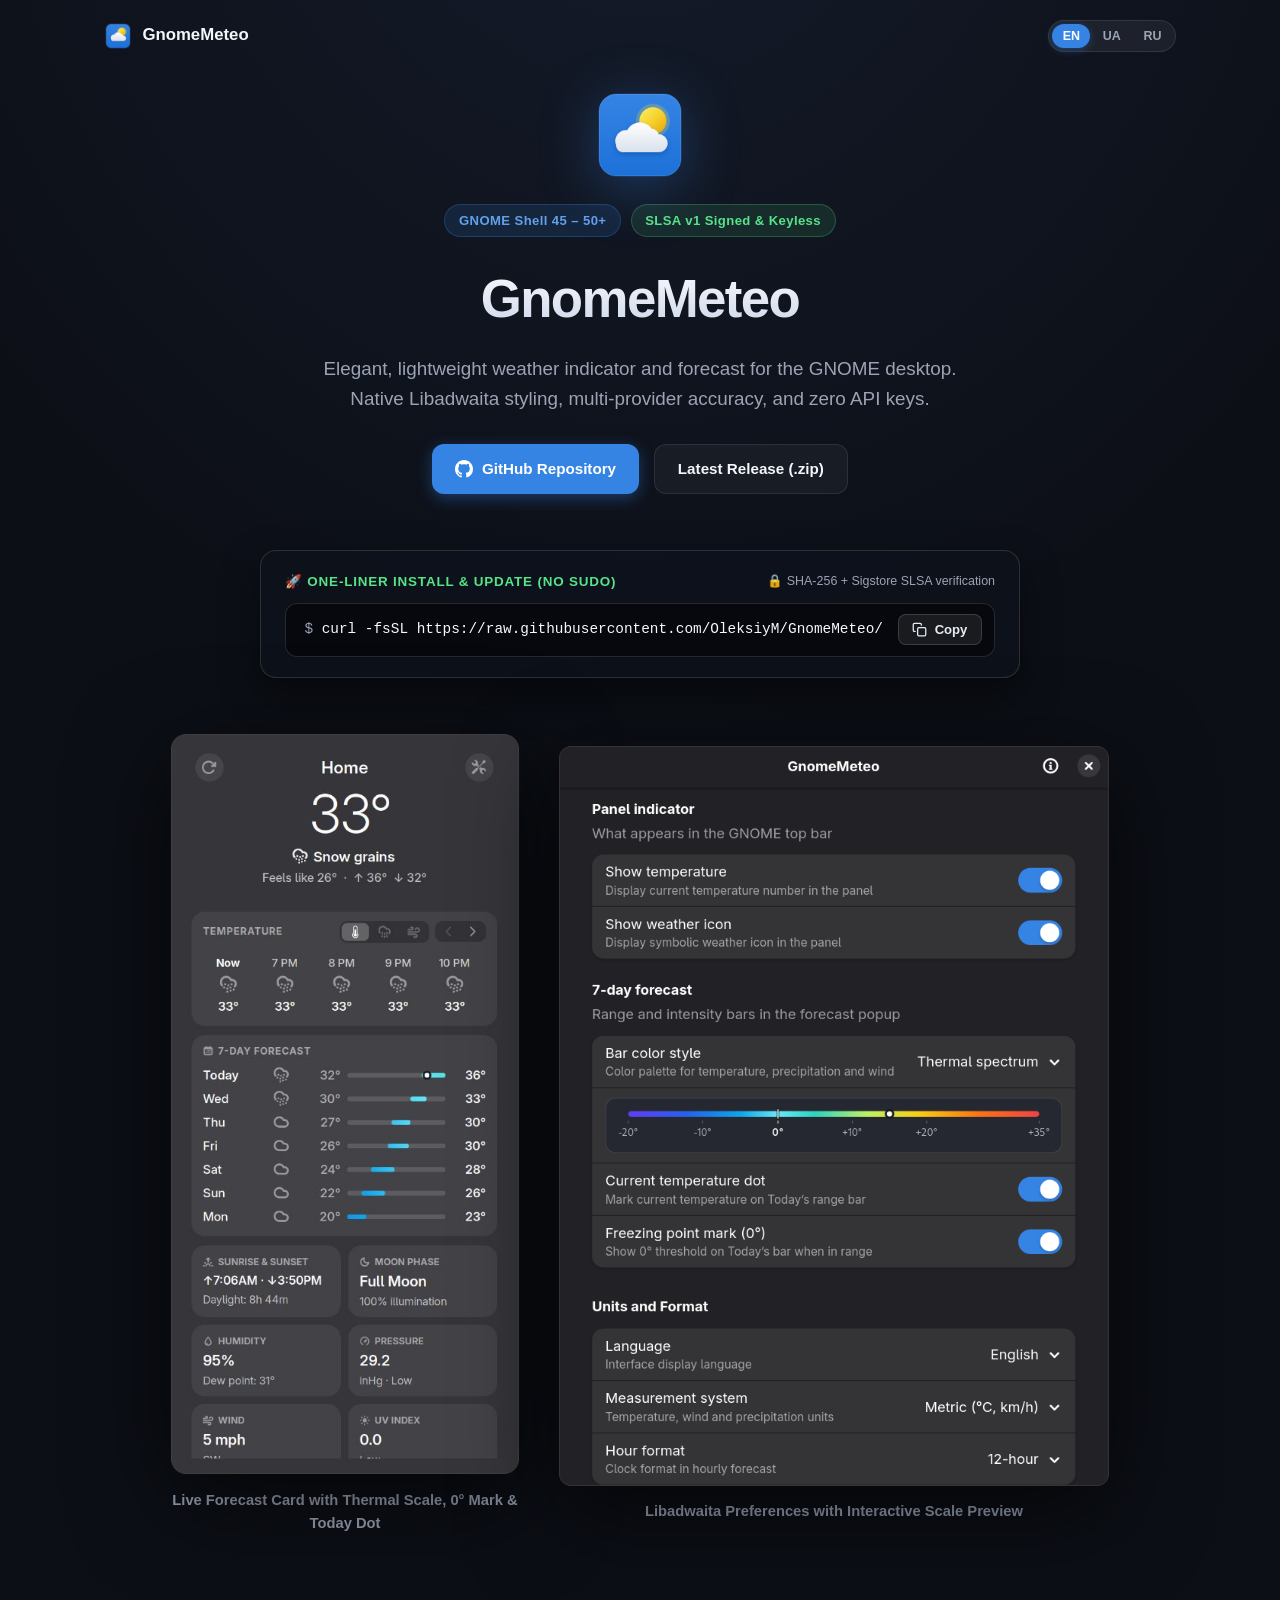
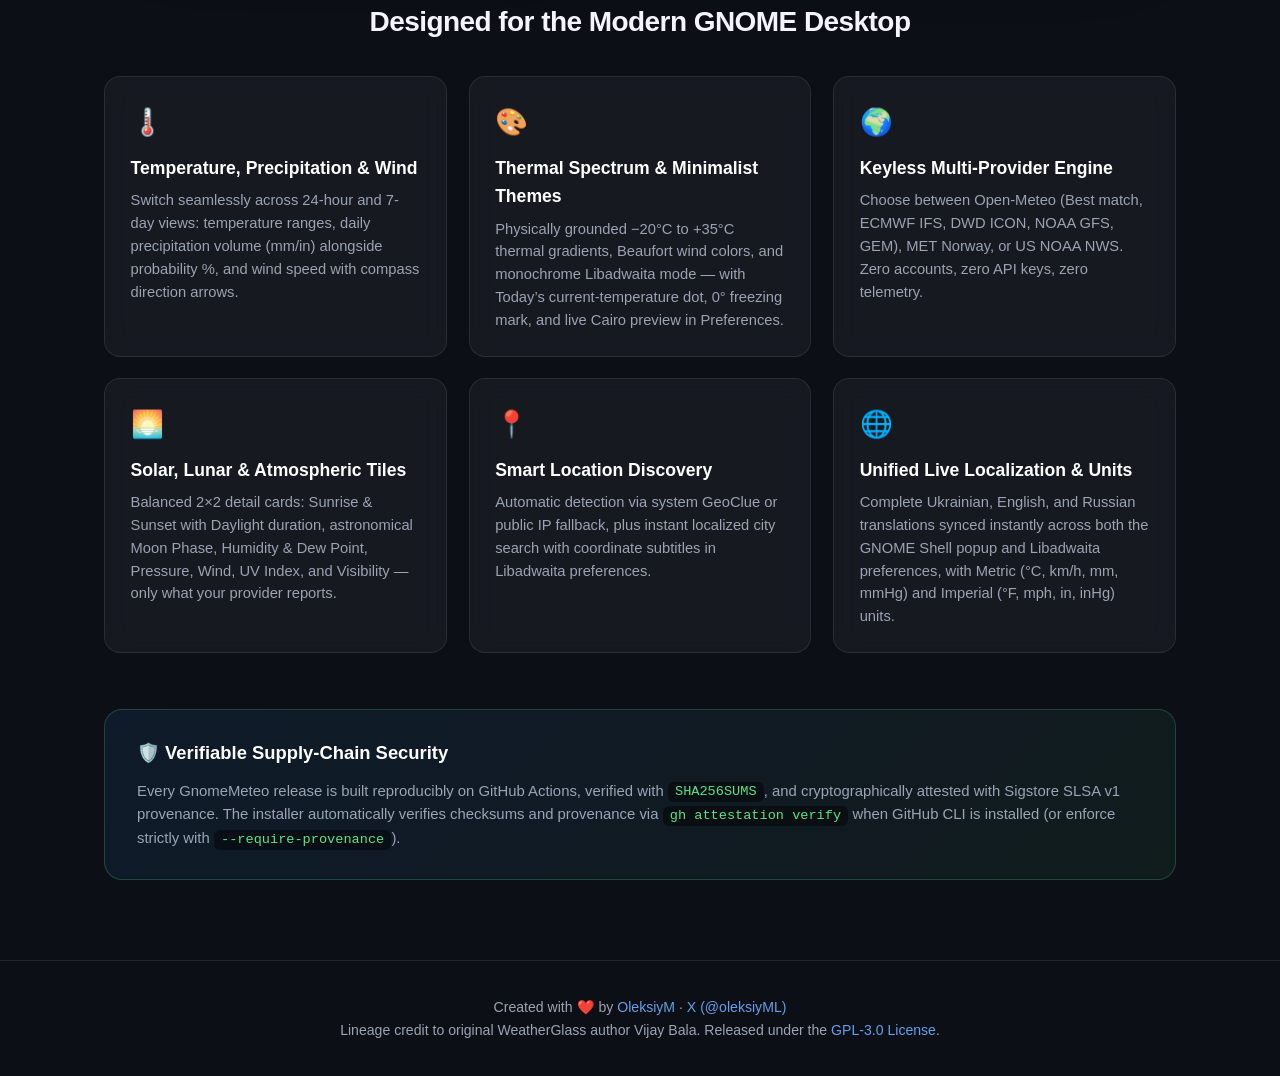
<file: index.html>
<!DOCTYPE html>
<html lang="en">
<head>
  <meta charset="UTF-8">
  <meta name="viewport" content="width=device-width, initial-scale=1.0">
  <title>GnomeMeteo — Native Weather Indicator & Forecast for GNOME Shell</title>
  <meta name="description" content="Elegant, lightweight weather indicator and forecast for GNOME Shell 45–50+ with native Libadwaita styling, keyless multi-provider support, and SLSA v1 supply-chain provenance.">
  <meta property="og:title" content="GnomeMeteo — Weather for GNOME Shell 45–50+">
  <meta property="og:description" content="Native Libadwaita weather indicator and forecast popup with Open-Meteo, MET Norway, and NOAA NWS support.">
  <meta property="og:image" content="https://oleksiym.github.io/GnomeMeteo/screenshots/screenshot-1.png">
  <link rel="icon" type="image/png" href="extension/assets/gnome-meteo-128.png">
  <style>
    :root {
      --bg-top: #151c2c;
      --bg-main: #0c0f16;
      --card-bg: rgba(255, 255, 255, 0.045);
      --card-bg-hover: rgba(255, 255, 255, 0.075);
      --card-border: rgba(255, 255, 255, 0.09);
      --card-border-hover: rgba(255, 255, 255, 0.2);
      --text-main: #f4f6fb;
      --text-muted: #9ba3b4;
      --accent: #3584e4;
      --accent-light: #62a0ea;
      --accent-hover: #1c71d8;
      --green: #57e389;
      --amber: #f8e45c;
    }

    * {
      box-sizing: border-box;
      margin: 0;
      padding: 0;
    }

    body {
      font-family: "Cantarell", "Inter", -apple-system, BlinkMacSystemFont, "Segoe UI", Roboto, sans-serif;
      background: radial-gradient(ellipse 90% 50% at 50% -10%, var(--bg-top) 0%, var(--bg-main) 75%);
      background-color: var(--bg-main);
      color: var(--text-main);
      line-height: 1.6;
      min-height: 100vh;
      display: flex;
      flex-direction: column;
      overflow-x: hidden;
    }

    /* Top Navigation Bar */
    .navbar {
      max-width: 1120px;
      width: 100%;
      margin: 0 auto;
      padding: 1.25rem 1.5rem 0;
      display: flex;
      justify-content: space-between;
      align-items: center;
    }

    .nav-brand {
      display: flex;
      align-items: center;
      gap: 0.65rem;
      font-weight: 700;
      font-size: 1.05rem;
      color: var(--text-main);
      text-decoration: none;
    }

    .nav-brand img {
      width: 28px;
      height: 28px;
    }

    .lang-switcher {
      display: inline-flex;
      background: rgba(255, 255, 255, 0.06);
      border: 1px solid var(--card-border);
      border-radius: 999px;
      padding: 3px;
      gap: 2px;
    }

    .lang-btn {
      background: transparent;
      border: none;
      color: var(--text-muted);
      font-size: 0.78rem;
      font-weight: 700;
      padding: 0.3rem 0.65rem;
      border-radius: 999px;
      cursor: pointer;
      transition: all 0.18s ease;
      font-family: inherit;
    }

    .lang-btn:hover {
      color: var(--text-main);
    }

    .lang-btn.active {
      background: var(--accent);
      color: #ffffff;
      box-shadow: 0 2px 8px rgba(53, 132, 228, 0.35);
    }

    /* Hero Section */
    header {
      padding: 2.2rem 1.5rem 1.5rem;
      text-align: center;
      max-width: 840px;
      margin: 0 auto;
    }

    .badges-row {
      display: flex;
      justify-content: center;
      gap: 0.6rem;
      flex-wrap: wrap;
      margin-bottom: 1.25rem;
    }

    .badge {
      display: inline-flex;
      align-items: center;
      gap: 0.4rem;
      padding: 0.32rem 0.85rem;
      border-radius: 999px;
      background: rgba(53, 132, 228, 0.14);
      color: var(--accent-light);
      font-size: 0.82rem;
      font-weight: 600;
      letter-spacing: 0.03em;
      border: 1px solid rgba(53, 132, 228, 0.28);
    }

    .badge-sec {
      background: rgba(87, 227, 137, 0.11);
      color: var(--green);
      border-color: rgba(87, 227, 137, 0.25);
    }

    .app-logo {
      width: 96px;
      height: 96px;
      margin-bottom: 0.85rem;
      filter: drop-shadow(0 10px 28px rgba(53, 132, 228, 0.35));
    }

    h1 {
      font-size: clamp(2.4rem, 5vw, 3.3rem);
      font-weight: 800;
      letter-spacing: -0.03em;
      margin-bottom: 0.75rem;
      background: linear-gradient(180deg, #ffffff 0%, #c5d1e8 100%);
      -webkit-background-clip: text;
      -webkit-text-fill-color: transparent;
    }

    .subtitle {
      font-size: 1.18rem;
      color: var(--text-muted);
      max-width: 640px;
      margin: 0 auto 1.85rem;
    }

    .cta-buttons {
      display: flex;
      gap: 0.9rem;
      justify-content: center;
      flex-wrap: wrap;
      margin-bottom: 2rem;
    }

    .btn {
      display: inline-flex;
      align-items: center;
      gap: 0.55rem;
      padding: 0.75rem 1.45rem;
      border-radius: 12px;
      font-weight: 600;
      font-size: 0.95rem;
      text-decoration: none;
      transition: all 0.2s ease;
    }

    .btn-primary {
      background: var(--accent);
      color: #ffffff;
      box-shadow: 0 4px 16px rgba(53, 132, 228, 0.38);
    }

    .btn-primary:hover {
      background: var(--accent-hover);
      transform: translateY(-1px);
    }

    .btn-secondary {
      background: var(--card-bg);
      color: var(--text-main);
      border: 1px solid var(--card-border);
    }

    .btn-secondary:hover {
      background: var(--card-bg-hover);
      border-color: var(--card-border-hover);
      transform: translateY(-1px);
    }

    main {
      flex: 1;
      max-width: 1120px;
      margin: 0 auto;
      padding: 0 1.5rem 3.5rem;
      width: 100%;
    }

    /* Install Box */
    .install-box {
      background: rgba(14, 18, 28, 0.72);
      border: 1px solid rgba(255, 255, 255, 0.13);
      border-radius: 16px;
      padding: 1.25rem 1.5rem;
      max-width: 760px;
      margin: 0 auto 3.5rem;
      box-shadow: 0 16px 40px rgba(0, 0, 0, 0.45);
    }

    .install-header {
      display: flex;
      justify-content: space-between;
      align-items: center;
      flex-wrap: wrap;
      gap: 0.5rem;
      margin-bottom: 0.65rem;
    }

    .install-box-title {
      font-size: 0.84rem;
      font-weight: 700;
      text-transform: uppercase;
      letter-spacing: 0.06em;
      color: var(--green);
    }

    .install-verify-tag {
      font-size: 0.78rem;
      color: var(--text-muted);
    }

    .code-block {
      background: #06080d;
      border: 1px solid rgba(255, 255, 255, 0.13);
      border-radius: 12px;
      padding: 0.6rem 0.75rem 0.6rem 1.15rem;
      display: flex;
      align-items: center;
      justify-content: space-between;
      gap: 1rem;
      text-align: left;
      transition: border-color 0.2s ease;
    }

    .code-block:hover {
      border-color: rgba(255, 255, 255, 0.25);
    }

    .code-content {
      font-family: ui-monospace, SFMono-Regular, "JetBrains Mono", Menlo, Consolas, monospace;
      font-size: 0.9rem;
      color: #f6f8fa;
      overflow-x: auto;
      white-space: nowrap;
      flex-grow: 1;
      padding: 0.3rem 0;
      scrollbar-width: thin;
      user-select: all;
    }

    .code-content span.prompt {
      color: var(--text-muted);
      user-select: none;
    }

    .copy-btn {
      display: inline-flex;
      align-items: center;
      gap: 0.45rem;
      background: rgba(255, 255, 255, 0.08);
      border: 1px solid rgba(255, 255, 255, 0.15);
      color: #e6edf3;
      border-radius: 8px;
      padding: 0.45rem 0.85rem;
      font-size: 0.82rem;
      font-weight: 600;
      font-family: inherit;
      cursor: pointer;
      flex-shrink: 0;
      user-select: none;
      transition: all 0.2s ease;
    }

    .copy-btn:hover {
      background: rgba(255, 255, 255, 0.16);
      border-color: rgba(255, 255, 255, 0.3);
      color: #ffffff;
    }

    .copy-btn:active {
      transform: scale(0.96);
    }

    .copy-btn .check-icon {
      display: none;
      color: var(--green);
    }

    .copy-btn.copied {
      background: rgba(87, 227, 137, 0.14);
      border-color: rgba(87, 227, 137, 0.4);
      color: var(--green);
    }

    .copy-btn.copied .copy-icon {
      display: none;
    }

    .copy-btn.copied .check-icon {
      display: inline-block;
    }

    /* Showcase Grid */
    .showcase-grid {
      display: flex;
      justify-content: center;
      align-items: center;
      gap: 2.5rem;
      flex-wrap: wrap;
      margin-bottom: 4rem;
    }

    .showcase-item {
      text-align: center;
    }

    .showcase-item img {
      display: block;
      max-width: 100%;
      height: auto;
      filter: drop-shadow(0 24px 48px rgba(0, 0, 0, 0.65));
      transition: transform 0.3s ease;
    }

    .showcase-item img:hover {
      transform: translateY(-4px);
    }

    .showcase-caption {
      margin-top: 0.9rem;
      font-size: 0.92rem;
      font-weight: 600;
      color: var(--text-muted);
    }

    /* Section Headings */
    .section-title {
      text-align: center;
      font-size: 1.75rem;
      font-weight: 800;
      letter-spacing: -0.02em;
      margin-bottom: 2rem;
    }

    /* Features 3x2 Grid */
    .features-grid {
      display: grid;
      grid-template-columns: repeat(auto-fit, minmax(300px, 1fr));
      gap: 1.35rem;
      margin-bottom: 3.5rem;
    }

    .feature-card {
      background: var(--card-bg);
      border: 1px solid var(--card-border);
      border-radius: 16px;
      padding: 1.5rem 1.6rem;
      backdrop-filter: blur(12px);
      transition: border-color 0.2s, background-color 0.2s;
    }

    .feature-card:hover {
      background: var(--card-bg-hover);
      border-color: var(--card-border-hover);
    }

    .feature-icon {
      font-size: 1.65rem;
      margin-bottom: 0.65rem;
    }

    .feature-title {
      font-size: 1.1rem;
      font-weight: 700;
      margin-bottom: 0.45rem;
      color: #ffffff;
    }

    .feature-desc {
      font-size: 0.92rem;
      color: var(--text-muted);
      line-height: 1.55;
    }

    /* Security & Provenance Banner */
    .security-banner {
      background: linear-gradient(135deg, rgba(53, 132, 228, 0.1) 0%, rgba(87, 227, 137, 0.06) 100%);
      border: 1px solid rgba(87, 227, 137, 0.22);
      border-radius: 18px;
      padding: 1.75rem 2rem;
      display: flex;
      flex-direction: column;
      gap: 0.75rem;
      margin-bottom: 1.5rem;
    }

    .security-banner h3 {
      font-size: 1.15rem;
      font-weight: 700;
      color: #ffffff;
      display: flex;
      align-items: center;
      gap: 0.5rem;
    }

    .security-banner p {
      font-size: 0.93rem;
      color: var(--text-muted);
    }

    .security-banner code {
      background: rgba(0, 0, 0, 0.45);
      padding: 0.15rem 0.45rem;
      border-radius: 6px;
      color: var(--green);
      font-family: ui-monospace, SFMono-Regular, monospace;
      font-size: 0.85rem;
    }

    footer {
      border-top: 1px solid var(--card-border);
      padding: 2.2rem 1.5rem;
      text-align: center;
      font-size: 0.88rem;
      color: var(--text-muted);
    }

    footer a {
      color: var(--accent-light);
      text-decoration: none;
    }

    footer a:hover {
      text-decoration: underline;
    }
  </style>
</head>
<body>

  <nav class="navbar">
    <a href="#" class="nav-brand">
      <img src="extension/assets/gnome-meteo-128.png" alt="GnomeMeteo">
      <span>GnomeMeteo</span>
    </a>
    <div class="lang-switcher" role="group" aria-label="Language selector">
      <button class="lang-btn active" data-lang="en" type="button">EN</button>
      <button class="lang-btn" data-lang="uk" type="button">UA</button>
      <button class="lang-btn" data-lang="ru" type="button">RU</button>
    </div>
  </nav>

  <header>
    <img src="extension/assets/gnome-meteo-512.png" alt="GnomeMeteo Logo" class="app-logo">
    <div class="badges-row">
      <span class="badge">GNOME Shell 45 – 50+</span>
      <span class="badge badge-sec" data-i18n="badgeSec">SLSA v1 Signed &amp; Keyless</span>
    </div>
    <h1>GnomeMeteo</h1>
    <p class="subtitle" data-i18n="subtitle">
      Elegant, lightweight weather indicator and forecast for the GNOME desktop. Native Libadwaita styling, multi-provider accuracy, and zero API keys.
    </p>
    <div class="cta-buttons">
      <a href="https://github.com/OleksiyM/GnomeMeteo" class="btn btn-primary" target="_blank" rel="noopener">
        <svg width="18" height="18" viewBox="0 0 16 16" fill="currentColor">
          <path d="M8 0C3.58 0 0 3.58 0 8c0 3.54 2.29 6.53 5.47 7.59.4.07.55-.17.55-.38 0-.19-.01-.82-.01-1.49-2.01.37-2.53-.49-2.69-.94-.09-.23-.48-.94-.82-1.13-.28-.15-.68-.52-.01-.53.63-.01 1.08.58 1.23.82.72 1.21 1.87.87 2.33.66.07-.52.28-.87.51-1.07-1.78-.2-3.64-.89-3.64-3.95 0-.87.31-1.59.82-2.15-.08-.2-.36-1.02.08-2.12 0 0 .67-.21 2.2.82.64-.18 1.32-.27 2-.27.68 0 1.36.09 2 .27 1.53-1.04 2.2-.82 2.2-.82.44 1.1.16 1.92.08 2.12.51.56.82 1.27.82 2.15 0 3.07-1.87 3.75-3.65 3.95.29.25.54.73.54 1.48 0 1.07-.01 1.93-.01 2.2 0 .21.15.46.55.38A8.013 8.013 0 0016 8c0-4.42-3.58-8-8-8z"/>
        </svg>
        <span data-i18n="btnGithub">GitHub Repository</span>
      </a>
      <a href="https://github.com/OleksiyM/GnomeMeteo/releases/latest" class="btn btn-secondary" target="_blank" rel="noopener">
        <span data-i18n="btnReleases">Latest Release (.zip)</span>
      </a>
    </div>
  </header>

  <main>
    <div class="install-box">
      <div class="install-header">
        <div class="install-box-title" data-i18n="installTitle">🚀 One-Liner Install &amp; Update (No sudo)</div>
        <div class="install-verify-tag" data-i18n="installVerify">🔒 SHA-256 + Sigstore SLSA verification</div>
      </div>
      <div class="code-block">
        <div class="code-content">
          <span class="prompt">$ </span><code id="cmd-text">curl -fsSL https://raw.githubusercontent.com/OleksiyM/GnomeMeteo/main/install.sh | bash</code>
        </div>
        <button id="copy-btn" class="copy-btn" type="button" aria-label="Copy command">
          <svg class="copy-icon" width="15" height="15" viewBox="0 0 24 24" fill="none" stroke="currentColor" stroke-width="2" stroke-linecap="round" stroke-linejoin="round">
            <rect x="9" y="9" width="13" height="13" rx="2" ry="2"></rect>
            <path d="M5 15H4a2 2 0 0 1-2-2V4a2 2 0 0 1 2-2h9a2 2 0 0 1 2 2v1"></path>
          </svg>
          <svg class="check-icon" width="15" height="15" viewBox="0 0 24 24" fill="none" stroke="currentColor" stroke-width="2.5" stroke-linecap="round" stroke-linejoin="round">
            <polyline points="20 6 9 17 4 12"></polyline>
          </svg>
          <span class="copy-label" data-i18n="copyBtn">Copy</span>
        </button>
      </div>
    </div>

    <div class="showcase-grid">
      <div class="showcase-item" style="max-width: 348px;">
        <img src="screenshots/screenshot-1.png" alt="GnomeMeteo Forecast Popup Preview">
        <div class="showcase-caption" data-i18n="capPopup">Live Forecast Card with Thermal Scale, 0° Mark &amp; Today Dot</div>
      </div>
      <div class="showcase-item" style="max-width: 550px;">
        <img src="screenshots/05-preferences.png" alt="GnomeMeteo Preferences Window">
        <div class="showcase-caption" data-i18n="capPrefs">Libadwaita Preferences with Interactive Scale Preview</div>
      </div>
    </div>

    <h2 class="section-title" data-i18n="secFeatures">Designed for the Modern GNOME Desktop</h2>

    <div class="features-grid">
      <div class="feature-card">
        <div class="feature-icon">🌡️</div>
        <div class="feature-title" data-i18n="f1Title">Temperature, Precipitation &amp; Wind</div>
        <div class="feature-desc" data-i18n="f1Desc">
          Switch seamlessly across 24-hour and 7-day views: temperature ranges, daily precipitation volume (mm/in) alongside probability %, and wind speed with compass direction arrows.
        </div>
      </div>

      <div class="feature-card">
        <div class="feature-icon">🎨</div>
        <div class="feature-title" data-i18n="f2Title">Thermal Spectrum &amp; Minimalist Themes</div>
        <div class="feature-desc" data-i18n="f2Desc">
          Physically grounded −20°C to +35°C thermal gradients, Beaufort wind colors, and monochrome Libadwaita mode — with Today’s current-temperature dot, 0° freezing mark, and live Cairo preview in Preferences.
        </div>
      </div>

      <div class="feature-card">
        <div class="feature-icon">🌍</div>
        <div class="feature-title" data-i18n="f3Title">Keyless Multi-Provider Engine</div>
        <div class="feature-desc" data-i18n="f3Desc">
          Choose between Open-Meteo (Best match, ECMWF IFS, DWD ICON, NOAA GFS, GEM), MET Norway, or US NOAA NWS. Zero accounts, zero API keys, zero telemetry.
        </div>
      </div>

      <div class="feature-card">
        <div class="feature-icon">🌅</div>
        <div class="feature-title" data-i18n="f4Title">Solar, Lunar &amp; Atmospheric Tiles</div>
        <div class="feature-desc" data-i18n="f4Desc">
          Balanced 2×2 detail cards: Sunrise &amp; Sunset with Daylight duration, astronomical Moon Phase, Humidity &amp; Dew Point, Pressure, Wind, UV Index, and Visibility — only what your provider reports.
        </div>
      </div>

      <div class="feature-card">
        <div class="feature-icon">📍</div>
        <div class="feature-title" data-i18n="f5Title">Smart Location Discovery</div>
        <div class="feature-desc" data-i18n="f5Desc">
          Automatic detection via system GeoClue or public IP fallback, plus instant localized city search with coordinate subtitles in Libadwaita preferences.
        </div>
      </div>

      <div class="feature-card">
        <div class="feature-icon">🌐</div>
        <div class="feature-title" data-i18n="f6Title">Unified Live Localization &amp; Units</div>
        <div class="feature-desc" data-i18n="f6Desc">
          Complete Ukrainian, English, and Russian translations synced instantly across both the GNOME Shell popup and Libadwaita preferences, with Metric (°C, km/h, mm, mmHg) and Imperial (°F, mph, in, inHg) units.
        </div>
      </div>
    </div>

    <div class="security-banner">
      <h3 data-i18n="secBannerTitle">🛡️ Verifiable Supply-Chain Security</h3>
      <p data-i18n="secBannerDesc">
        Every GnomeMeteo release is built reproducibly on GitHub Actions, verified with <code>SHA256SUMS</code>, and cryptographically attested with Sigstore SLSA v1 provenance. The installer automatically verifies checksums and provenance via <code>gh attestation verify</code> when GitHub CLI is installed (or enforce strictly with <code>--require-provenance</code>).
      </p>
    </div>
  </main>

  <footer>
    <p>
      Created with ❤️ by <a href="https://github.com/OleksiyM" target="_blank" rel="noopener">OleksiyM</a> ·
      <a href="https://x.com/oleksiyML" target="_blank" rel="noopener">X (@oleksiyML)</a><br>
      Lineage credit to original WeatherGlass author Vijay Bala. Released under the <a href="https://github.com/OleksiyM/GnomeMeteo/blob/main/LICENSE" target="_blank" rel="noopener">GPL-3.0 License</a>.
    </p>
  </footer>

  <script>
    const I18N = {
      en: {
        badgeSec: 'SLSA v1 Signed & Keyless',
        subtitle: 'Elegant, lightweight weather indicator and forecast for the GNOME desktop. Native Libadwaita styling, multi-provider accuracy, and zero API keys.',
        btnGithub: 'GitHub Repository',
        btnReleases: 'Latest Release (.zip)',
        installTitle: '🚀 One-Liner Install & Update (No sudo)',
        installVerify: '🔒 SHA-256 + Sigstore SLSA verification',
        copyBtn: 'Copy',
        copiedBtn: 'Copied!',
        capPopup: 'Live Forecast Card with Thermal Scale, 0° Mark & Today Dot',
        capPrefs: 'Libadwaita Preferences with Interactive Scale Preview',
        secFeatures: 'Designed for the Modern GNOME Desktop',
        f1Title: 'Temperature, Precipitation & Wind',
        f1Desc: 'Switch seamlessly across 24-hour and 7-day views: temperature ranges, daily precipitation volume (mm/in) alongside probability %, and wind speed with compass direction arrows.',
        f2Title: 'Thermal Spectrum & Minimalist Themes',
        f2Desc: 'Physically grounded −20°C to +35°C thermal gradients, Beaufort wind colors, and monochrome Libadwaita mode — with Today’s current-temperature dot, 0° freezing mark, and live Cairo preview in Preferences.',
        f3Title: 'Keyless Multi-Provider Engine',
        f3Desc: 'Choose between Open-Meteo (Best match, ECMWF IFS, DWD ICON, NOAA GFS, GEM), MET Norway, or US NOAA NWS. Zero accounts, zero API keys, zero telemetry.',
        f4Title: 'Solar, Lunar & Atmospheric Tiles',
        f4Desc: 'Balanced 2×2 detail cards: Sunrise & Sunset with Daylight duration, astronomical Moon Phase, Humidity & Dew Point, Pressure, Wind, UV Index, and Visibility — only what your provider reports.',
        f5Title: 'Smart Location Discovery',
        f5Desc: 'Automatic detection via system GeoClue or public IP fallback, plus instant localized city search with coordinate subtitles in Libadwaita preferences.',
        f6Title: 'Unified Live Localization & Units',
        f6Desc: 'Complete Ukrainian, English, and Russian translations synced instantly across both the GNOME Shell popup and Libadwaita preferences, with Metric (°C, km/h, mm, mmHg) and Imperial (°F, mph, in, inHg) units.',
        secBannerTitle: '🛡️ Verifiable Supply-Chain Security',
        secBannerDesc: 'Every GnomeMeteo release is built on GitHub Actions, verified with <code>SHA256SUMS</code>, and cryptographically attested with Sigstore SLSA v1 provenance. The installer automatically verifies checksums and provenance via <code>gh attestation verify</code> (or enforce strictly with <code>--require-provenance</code>).'
      },
      uk: {
        badgeSec: 'SLSA v1 Підпис · Без API-ключів',
        subtitle: 'Елегантний, легкий індикатор та прогноз погоди для GNOME Shell. Нативний дизайн Libadwaita, підтримка кількох метеосервісів та жодних ключів чи реєстрацій.',
        btnGithub: 'Репозиторій GitHub',
        btnReleases: 'Останній реліз (.zip)',
        installTitle: '🚀 Встановлення та оновлення однією командою (Без sudo)',
        installVerify: '🔒 Перевірка SHA-256 + Sigstore SLSA',
        copyBtn: 'Копіювати',
        copiedBtn: 'Скопійовано!',
        capPopup: 'Картка прогнозу з термошкалою, позначкою 0° та маркером «Зараз»',
        capPrefs: 'Налаштування Libadwaita з інтерактивним прев’ю шкали',
        secFeatures: 'Створено для сучасного робочого столу GNOME',
        f1Title: 'Температура, Опади та Вітер',
        f1Desc: 'Миттєво перемикайте погодинний та 7-денний прогноз: діапазони температур, добовий об’єм опадів (мм/in) поруч із ймовірністю % та швидкість вітру зі стрілками напрямку.',
        f2Title: 'Живий спектр та стримана тема',
        f2Desc: 'Фізично точна термошкала від −20°C до +35°C, кольори сили вітру та монохромний режим Libadwaita — з точкою поточної температури, позначкою 0° і живим прев’ю в налаштуваннях.',
        f3Title: 'Кілька провайдерів без ключів',
        f3Desc: 'Обирайте між Open-Meteo (Best match, ECMWF IFS, DWD ICON, NOAA GFS, GEM), MET Norway або NOAA NWS. Жодних облікових записів, API-ключів чи телеметрії.',
        f4Title: 'Сонце, Місяць та деталі атмосфери',
        f4Desc: 'Збалансовані картки 2×2: схід і захід із тривалістю дня, астрономічна фаза Місяця, вологість і точка роси, тиск, вітер, УФ-індекс і видимість — лише реальні дані провайдера.',
        f5Title: 'Розумний пошук та геолокація',
        f5Desc: 'Автоматичне визначення через системний GeoClue або за IP-адресою, а також зручний пошук міст рідною мовою у налаштуваннях.',
        f6Title: 'Єдина жива локалізація та одиниці',
        f6Desc: 'Повні переклади українською, англійською та російською мовами з миттєвим перемиканням одночасно у вікні прогнозу та в налаштуваннях Libadwaita. Метрична та імперська системи.',
        secBannerTitle: '🛡️ Криптографічний захист релізів (SLSA v1)',
        secBannerDesc: 'Кожен реліз GnomeMeteo збирається у GitHub Actions, перевіряється за <code>SHA256SUMS</code> та підписується сертифікатом Sigstore SLSA v1. Інсталятор автоматично перевіряє цілісність та криптографічний підпис через <code>gh attestation verify</code> (або суворо з прапорцем <code>--require-provenance</code>).'
      },
      ru: {
        badgeSec: 'SLSA v1 Подпись · Без API-ключей',
        subtitle: 'Элегантный, лёгкий индикатор и прогноз погоды для GNOME Shell. Нативный стиль Libadwaita, поддержка нескольких метеосервисов и никаких ключей или аккаунтов.',
        btnGithub: 'Репозиторий GitHub',
        btnReleases: 'Последний релиз (.zip)',
        installTitle: '🚀 Установка и обновление одной командой (Без sudo)',
        installVerify: '🔒 Проверка SHA-256 + Sigstore SLSA',
        copyBtn: 'Копировать',
        copiedBtn: 'Скопировано!',
        capPopup: 'Карточка прогноза с термошкалой, отметкой 0° и маркером «Сейчас»',
        capPrefs: 'Настройки Libadwaita с интерактивным превью шкалы',
        secFeatures: 'Создано для современного рабочего стола GNOME',
        f1Title: 'Температура, Осадки и Ветер',
        f1Desc: 'Мгновенно переключайте почасовой и 7-дневный прогноз: диапазоны температур, суточный объём осадков (мм/in) рядом с вероятностью % и скорость ветра со стрелками направления.',
        f2Title: 'Живой спектр и сдержанная тема',
        f2Desc: 'Физически точная термошкала от −20°C до +35°C, цвета силы ветра и монохромный режим Libadwaita — с точкой текущей температуры, отметкой 0° и живым превью в настройках.',
        f3Title: 'Несколько провайдеров без ключей',
        f3Desc: 'Выбирайте между Open-Meteo (Best match, ECMWF IFS, DWD ICON, NOAA GFS, GEM), MET Norway или NOAA NWS. Никаких аккаунтов, API-ключей и телеметрии.',
        f4Title: 'Солнце, Луна и детали атмосферы',
        f4Desc: 'Сбалансированные карточки 2×2: восход и закат с длиной дня, астрономическая фаза Луны, влажность и точка росы, давление, ветер, УФ-индекс и видимость — только реальные данные провайдера.',
        f5Title: 'Умный поиск и геолокация',
        f5Desc: 'Автоматическое определение через системный GeoClue или по IP-адресу, а также удобный поиск городов на родном языке в настройках.',
        f6Title: 'Единая живая локализация и единицы',
        f6Desc: 'Полный перевод на украинский, английский и русский языки с мгновенным переключением одновременно в окне прогноза и в настройках Libadwaita. Метрическая и имперская системы.',
        secBannerTitle: '🛡️ Криптографическая защита релизов (SLSA v1)',
        secBannerDesc: 'Каждый релиз GnomeMeteo собирается в GitHub Actions, проверяется по <code>SHA256SUMS</code> и подписывается сертификатом Sigstore SLSA v1. Инсталлятор автоматически проверяет целостность и подпись через <code>gh attestation verify</code> (или в строгом режиме с флагом <code>--require-provenance</code>).'
      }
    };

    let currentLang = 'en';
    const langBtns = document.querySelectorAll('.lang-btn');
    const copyBtn = document.getElementById('copy-btn');
    const cmdText = document.getElementById('cmd-text').innerText.trim();
    const copyLabel = copyBtn.querySelector('.copy-label');

    function setLanguage(lang) {
      if (!I18N[lang]) lang = 'en';
      currentLang = lang;
      document.documentElement.lang = lang;
      const dict = I18N[lang];

      document.querySelectorAll('[data-i18n]').forEach(el => {
        const key = el.getAttribute('data-i18n');
        if (dict[key]) {
          if (key === 'secBannerDesc') el.innerHTML = dict[key];
          else el.textContent = dict[key];
        }
      });

      langBtns.forEach(btn => {
        btn.classList.toggle('active', btn.getAttribute('data-lang') === lang);
      });
    }

    langBtns.forEach(btn => {
      btn.addEventListener('click', () => setLanguage(btn.getAttribute('data-lang')));
    });

    const navLang = (navigator.language || '').toLowerCase();
    if (navLang.startsWith('uk')) setLanguage('uk');
    else if (navLang.startsWith('ru')) setLanguage('ru');

    copyBtn.addEventListener('click', async () => {
      try {
        if (navigator.clipboard && navigator.clipboard.writeText) {
          await navigator.clipboard.writeText(cmdText);
        } else {
          const ta = document.createElement('textarea');
          ta.value = cmdText;
          ta.style.position = 'fixed';
          ta.style.opacity = '0';
          document.body.appendChild(ta);
          ta.select();
          document.execCommand('copy');
          document.body.removeChild(ta);
        }
        copyBtn.classList.add('copied');
        copyLabel.textContent = I18N[currentLang].copiedBtn;
        setTimeout(() => {
          copyBtn.classList.remove('copied');
          copyLabel.textContent = I18N[currentLang].copyBtn;
        }, 2000);
      } catch (err) {
        console.error('Failed to copy command:', err);
      }
    });
  </script>

</body>
</html>
</file>
